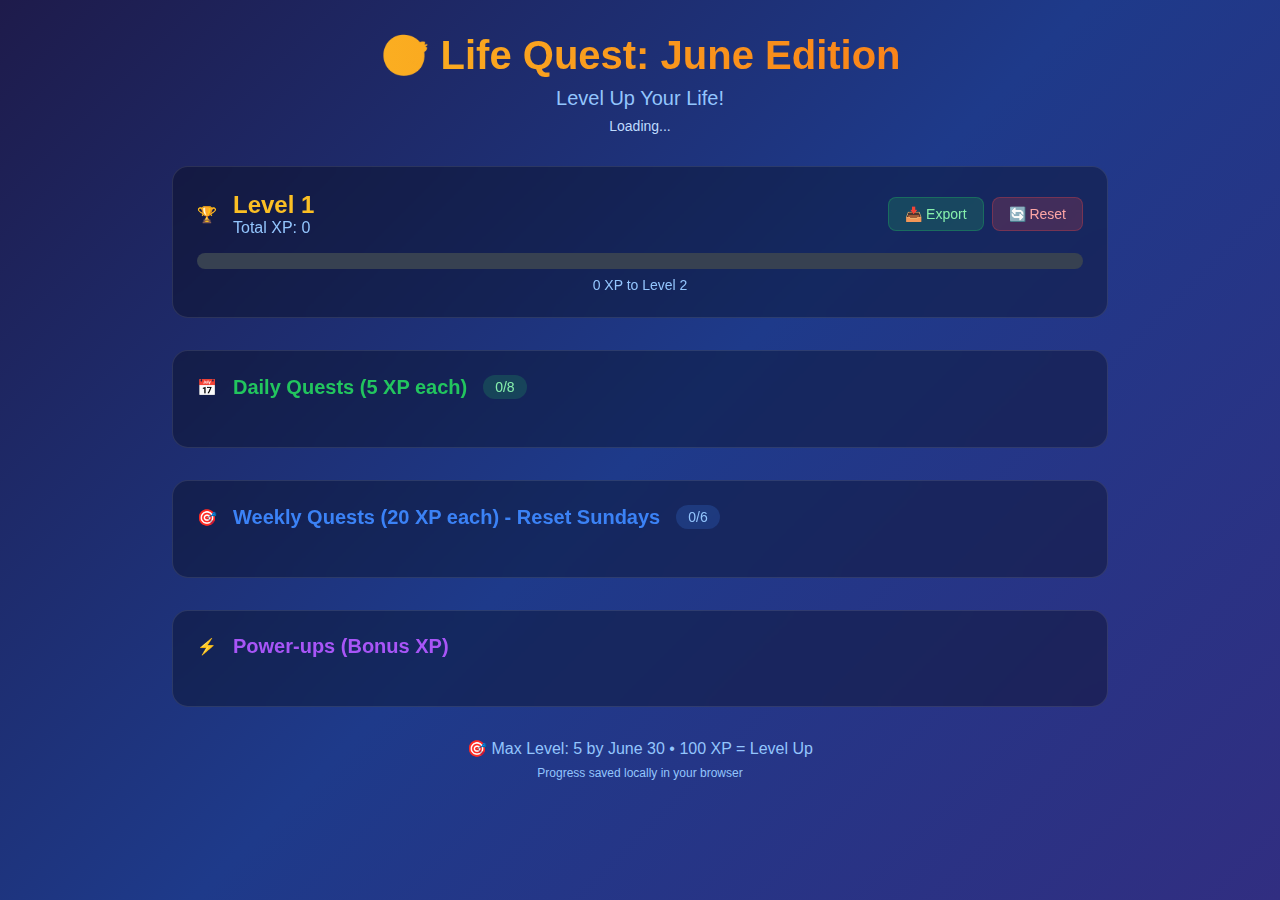
<file: index.html>
<!DOCTYPE html>
<html lang="en">
<head>
    <meta charset="UTF-8">
    <meta name="viewport" content="width=device-width, initial-scale=1.0">
    <title>Life Quest: June Edition</title>
    <link rel="stylesheet" href="style.css">
</head>
<body>
    <div class="container">
        <!-- Authentication Forms (initially hidden) -->
        <div id="authForms" class="card" style="display: none;">
            <h2>Login / Register</h2>
            <div id="loginForm">
                <h3>Login</h3>
                <input type="text" id="loginUsername" placeholder="Username">
                <input type="password" id="loginPassword" placeholder="Password">
                <button id="loginBtn">Login</button>
                <p>Don't have an account? <span class="link" onclick="showRegister()">Register here</span></p>
            </div>
            <div id="registerForm" style="display: none;">
                <h3>Register</h3>
                <input type="text" id="registerUsername" placeholder="Username">
                <input type="password" id="registerPassword" placeholder="Password">
                <button id="registerBtn">Register</button>
                <p>Already have an account? <span class="link" onclick="showLogin()">Login here</span></p>
            </div>
            <p id="authMessage" style="color: red;"></p>
        </div>

        <!-- Main App Content (initially hidden) -->
        <!-- Header -->
        <div class="header">
            <h1 class="title">🎯 Life Quest: June Edition</h1>
            <p class="subtitle">Level Up Your Life!</p>
            <p class="days-left" id="daysLeft">Loading...</p>
        </div>

        <!-- Level and XP Display -->
        <div class="card">
            <div class="level-section">
                <div class="level-info">
                    <span>🏆</span>
                    <div>
                        <div class="level-number" id="levelDisplay">Level 1</div>
                        <div class="xp-info" id="xpDisplay">Total XP: 0</div>
                    </div>
                </div>
                <div style="display: flex; gap: 0.5rem;">
                    <button class="btn btn-success" onclick="exportProgress()">📥 Export</button>
                    <button class="btn btn-danger" onclick="resetProgress()">🔄 Reset</button>
                </div>
            </div>

            <div class="progress-bar">
                <div class="progress-fill" id="progressBar" style="width: 0%"></div>
            </div>
            <p id="progressText" style="text-align: center; font-size: 0.875rem; color: #93c5fd;">0 XP to Level 2</p>
        </div>

        <!-- Daily Quests -->
        <div class="card">
            <div class="section-header">
                <span>📅</span>
                <h3 class="section-title" style="color: #22c55e;">Daily Quests (5 XP each)</h3>
                <span class="counter" id="dailyCounter">0/8</span>
            </div>

            <div class="quest-grid" id="dailyQuests">
                <!-- Daily quests will be populated by JavaScript -->
            </div>
        </div>

        <!-- Weekly Quests -->
        <div class="card">
            <div class="section-header">
                <span>🎯</span>
                <h3 class="section-title" style="color: #3b82f6;">Weekly Quests (20 XP each) - Reset Sundays</h3>
                <span class="counter weekly" id="weeklyCounter">0/6</span>
            </div>

            <div class="quest-grid" id="weeklyQuests">
                <!-- Weekly quests will be populated by JavaScript -->
            </div>
        </div>

        <!-- Power-ups -->
        <div class="card">
            <div class="section-header">
                <span>⚡</span>
                <h3 class="section-title" style="color: #a855f7;">Power-ups (Bonus XP)</h3>
            </div>

            <div class="powerup-grid" id="powerUps">
                <!-- Power-ups will be populated by JavaScript -->
            </div>
        </div>

        <!-- Footer -->
        <div class="footer">
            <p>🎯 Max Level: 5 by June 30 • 100 XP = Level Up</p>
            <p style="font-size: 0.75rem; margin-top: 0.5rem;">Progress saved locally in your browser</p>
        </div>
    </div>

    <!-- Level Up Modal -->
    <div class="level-up-modal hidden" id="levelUpModal">
        <div class="level-up-content">
            <div style="font-size: 4rem; margin-bottom: 1rem;">🏆</div>
            <h2 style="font-size: 2.5rem; font-weight: bold; margin-bottom: 0.5rem;">LEVEL UP!</h2>
            <p style="font-size: 1.25rem;" id="levelUpText">You're now Level 2!</p>
        </div>
    </div>

    <script src="script.js"></script>
</body>
</html>
</file>
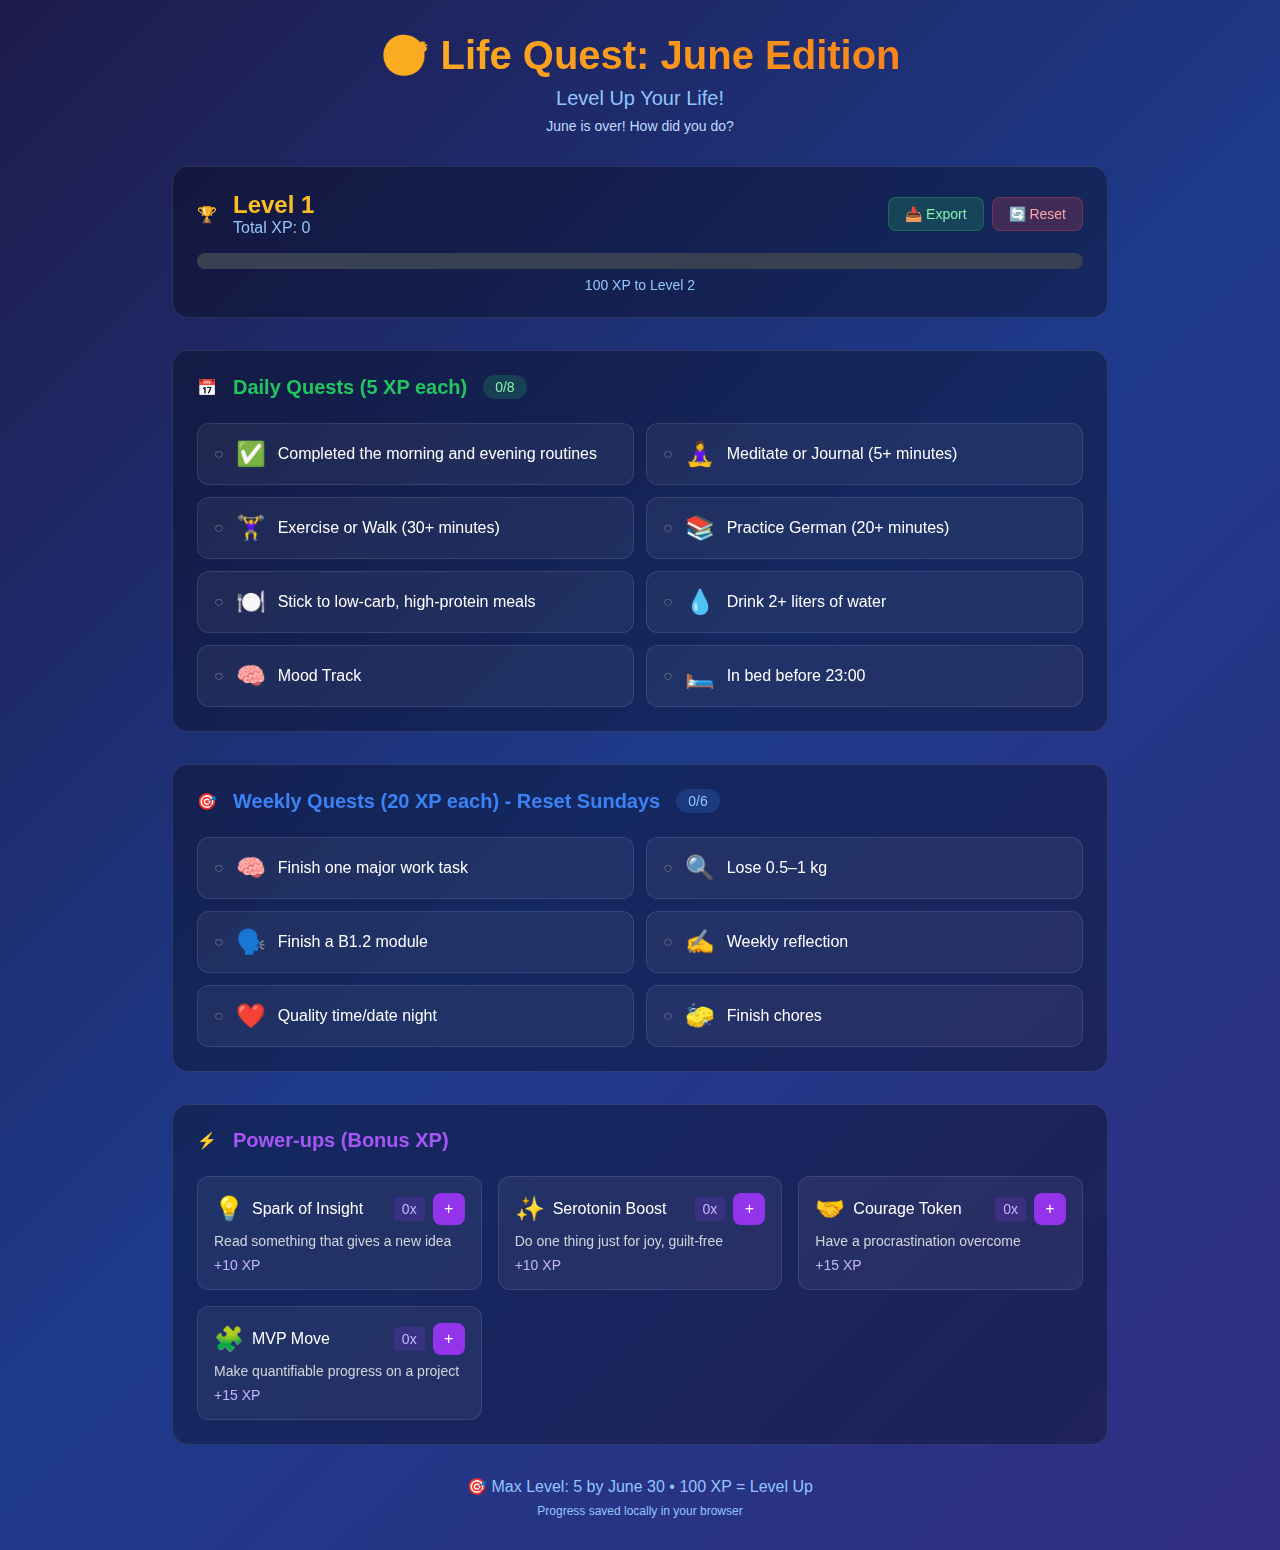
<file: life-quest-june.html>
<!DOCTYPE html>
<html lang="en">
<head>
    <meta charset="UTF-8">
    <meta name="viewport" content="width=device-width, initial-scale=1.0">
    <title>Life Quest: June Edition</title>
    <style>
        * {
            margin: 0;
            padding: 0;
            box-sizing: border-box;
        }
        
        body {
            font-family: -apple-system, BlinkMacSystemFont, 'Segoe UI', Roboto, Oxygen, Ubuntu, Cantarell, sans-serif;
            background: linear-gradient(135deg, #1e1b4b 0%, #1e3a8a 50%, #312e81 100%);
            color: white;
            min-height: 100vh;
        }
        
        .container {
            max-width: 1000px;
            margin: 0 auto;
            padding: 2rem;
        }
        
        .header {
            text-align: center;
            margin-bottom: 2rem;
        }
        
        .title {
            font-size: 2.5rem;
            font-weight: bold;
            background: linear-gradient(to right, #fbbf24, #f97316);
            -webkit-background-clip: text;
            -webkit-text-fill-color: transparent;
            background-clip: text;
            margin-bottom: 0.5rem;
        }
        
        .subtitle {
            font-size: 1.25rem;
            color: #93c5fd;
        }
        
        .days-left {
            font-size: 0.875rem;
            color: #bfdbfe;
            margin-top: 0.5rem;
        }
        
        .card {
            background: rgba(0, 0, 0, 0.3);
            backdrop-filter: blur(10px);
            border-radius: 1rem;
            padding: 1.5rem;
            margin-bottom: 2rem;
            border: 1px solid rgba(255, 255, 255, 0.1);
        }
        
        .level-section {
            display: flex;
            justify-content: space-between;
            align-items: center;
            margin-bottom: 1rem;
        }
        
        .level-info {
            display: flex;
            align-items: center;
            gap: 1rem;
        }
        
        .level-number {
            font-size: 1.5rem;
            font-weight: bold;
            color: #fbbf24;
        }
        
        .xp-info {
            color: #93c5fd;
        }
        
        .progress-bar {
            width: 100%;
            height: 1rem;
            background: #374151;
            border-radius: 0.5rem;
            overflow: hidden;
            margin-bottom: 0.5rem;
        }
        
        .progress-fill {
            height: 100%;
            background: linear-gradient(to right, #fbbf24, #f97316);
            transition: width 0.5s ease;
        }
        
        .section-header {
            display: flex;
            align-items: center;
            gap: 1rem;
            margin-bottom: 1.5rem;
        }
        
        .section-title {
            font-size: 1.25rem;
            font-weight: 600;
        }
        
        .counter {
            background: rgba(34, 197, 94, 0.2);
            color: #86efac;
            padding: 0.25rem 0.75rem;
            border-radius: 9999px;
            font-size: 0.875rem;
        }
        
        .counter.weekly {
            background: rgba(59, 130, 246, 0.2);
            color: #93c5fd;
        }
        
        .quest-grid {
            display: grid;
            grid-template-columns: repeat(auto-fit, minmax(300px, 1fr));
            gap: 0.75rem;
        }
        
        .quest-item {
            display: flex;
            align-items: center;
            gap: 0.75rem;
            padding: 1rem;
            border-radius: 0.75rem;
            border: 1px solid rgba(255, 255, 255, 0.1);
            background: rgba(255, 255, 255, 0.05);
            cursor: pointer;
            transition: all 0.3s ease;
        }
        
        .quest-item:hover {
            background: rgba(255, 255, 255, 0.1);
        }
        
        .quest-item.completed {
            background: rgba(34, 197, 94, 0.2);
            border-color: rgba(34, 197, 94, 0.5);
            color: #d1fae5;
        }
        
        .quest-item.weekly.completed {
            background: rgba(59, 130, 246, 0.2);
            border-color: rgba(59, 130, 246, 0.5);
        }
        
        .quest-icon {
            font-size: 1.5rem;
        }
        
        .quest-text {
            flex: 1;
            text-align: left;
        }
        
        .powerup-grid {
            display: grid;
            grid-template-columns: repeat(auto-fit, minmax(250px, 1fr));
            gap: 1rem;
        }
        
        .powerup-item {
            background: rgba(255, 255, 255, 0.05);
            border-radius: 0.75rem;
            padding: 1rem;
            border: 1px solid rgba(255, 255, 255, 0.1);
        }
        
        .powerup-header {
            display: flex;
            justify-content: between;
            align-items: center;
            margin-bottom: 0.5rem;
        }
        
        .powerup-title {
            display: flex;
            align-items: center;
            gap: 0.5rem;
            flex: 1;
        }
        
        .powerup-controls {
            display: flex;
            align-items: center;
            gap: 0.5rem;
        }
        
        .powerup-count {
            background: rgba(147, 51, 234, 0.2);
            color: #c4b5fd;
            padding: 0.25rem 0.5rem;
            border-radius: 0.25rem;
            font-size: 0.875rem;
        }
        
        .btn {
            padding: 0.5rem 1rem;
            border: none;
            border-radius: 0.5rem;
            cursor: pointer;
            transition: all 0.3s ease;
            font-size: 0.875rem;
            display: flex;
            align-items: center;
            gap: 0.5rem;
        }
        
        .btn-primary {
            background: rgba(147, 51, 234, 0.8);
            color: white;
        }
        
        .btn-primary:hover {
            background: rgba(147, 51, 234, 1);
        }
        
        .btn-danger {
            background: rgba(239, 68, 68, 0.2);
            color: #fca5a5;
            border: 1px solid rgba(239, 68, 68, 0.3);
        }
        
        .btn-danger:hover {
            background: rgba(239, 68, 68, 0.3);
        }
        
        .btn-success {
            background: rgba(34, 197, 94, 0.2);
            color: #86efac;
            border: 1px solid rgba(34, 197, 94, 0.3);
        }
        
        .btn-success:hover {
            background: rgba(34, 197, 94, 0.3);
        }
        
        .plus-btn {
            width: 2rem;
            height: 2rem;
            background: #9333ea;
            color: white;
            border: none;
            border-radius: 0.5rem;
            cursor: pointer;
            display: flex;
            align-items: center;
            justify-content: center;
            font-size: 1rem;
            transition: background 0.3s ease;
        }
        
        .plus-btn:hover {
            background: #7c3aed;
        }
        
        .powerup-desc {
            font-size: 0.875rem;
            color: #d1d5db;
            margin-bottom: 0.5rem;
        }
        
        .powerup-xp {
            font-size: 0.875rem;
            font-weight: 500;
            color: #c4b5fd;
        }
        
        .footer {
            text-align: center;
            margin-top: 2rem;
            color: #93c5fd;
        }
        
        .level-up-modal {
            position: fixed;
            top: 0;
            left: 0;
            width: 100%;
            height: 100%;
            background: rgba(0, 0, 0, 0.8);
            display: flex;
            align-items: center;
            justify-content: center;
            z-index: 1000;
        }
        
        .level-up-content {
            background: linear-gradient(to right, #fbbf24, #f97316);
            color: black;
            padding: 2rem;
            border-radius: 1rem;
            text-align: center;
            animation: levelUp 1s ease-out;
        }
        
        @keyframes levelUp {
            0% { transform: scale(0.8); opacity: 0; }
            50% { transform: scale(1.1); }
            100% { transform: scale(1); opacity: 1; }
        }
        
        .hidden {
            display: none;
        }
        
        .check-icon {
            color: #22c55e;
            font-weight: bold;
        }
        
        .unchecked-icon {
            color: #6b7280;
        }
    </style>
</head>
<body>
    <div class="container">
        <!-- Header -->
        <div class="header">
            <h1 class="title">🎯 Life Quest: June Edition</h1>
            <p class="subtitle">Level Up Your Life!</p>
            <p class="days-left" id="daysLeft">Loading...</p>
        </div>

        <!-- Level and XP Display -->
        <div class="card">
            <div class="level-section">
                <div class="level-info">
                    <span>🏆</span>
                    <div>
                        <div class="level-number" id="levelDisplay">Level 1</div>
                        <div class="xp-info" id="xpDisplay">Total XP: 0</div>
                    </div>
                </div>
                <div style="display: flex; gap: 0.5rem;">
                    <button class="btn btn-success" onclick="exportProgress()">📥 Export</button>
                    <button class="btn btn-danger" onclick="resetProgress()">🔄 Reset</button>
                </div>
            </div>
            
            <div class="progress-bar">
                <div class="progress-fill" id="progressBar" style="width: 0%"></div>
            </div>
            <p id="progressText" style="text-align: center; font-size: 0.875rem; color: #93c5fd;">0 XP to Level 2</p>
        </div>

        <!-- Daily Quests -->
        <div class="card">
            <div class="section-header">
                <span>📅</span>
                <h3 class="section-title" style="color: #22c55e;">Daily Quests (5 XP each)</h3>
                <span class="counter" id="dailyCounter">0/8</span>
            </div>
            
            <div class="quest-grid" id="dailyQuests">
                <!-- Daily quests will be populated by JavaScript -->
            </div>
        </div>

        <!-- Weekly Quests -->
        <div class="card">
            <div class="section-header">
                <span>🎯</span>
                <h3 class="section-title" style="color: #3b82f6;">Weekly Quests (20 XP each) - Reset Sundays</h3>
                <span class="counter weekly" id="weeklyCounter">0/6</span>
            </div>
            
            <div class="quest-grid" id="weeklyQuests">
                <!-- Weekly quests will be populated by JavaScript -->
            </div>
        </div>

        <!-- Power-ups -->
        <div class="card">
            <div class="section-header">
                <span>⚡</span>
                <h3 class="section-title" style="color: #a855f7;">Power-ups (Bonus XP)</h3>
            </div>
            
            <div class="powerup-grid" id="powerUps">
                <!-- Power-ups will be populated by JavaScript -->
            </div>
        </div>

        <!-- Footer -->
        <div class="footer">
            <p>🎯 Max Level: 5 by June 30 • 100 XP = Level Up</p>
            <p style="font-size: 0.75rem; margin-top: 0.5rem;">Progress saved locally in your browser</p>
        </div>
    </div>

    <!-- Level Up Modal -->
    <div class="level-up-modal hidden" id="levelUpModal">
        <div class="level-up-content">
            <div style="font-size: 4rem; margin-bottom: 1rem;">🏆</div>
            <h2 style="font-size: 2.5rem; font-weight: bold; margin-bottom: 0.5rem;">LEVEL UP!</h2>
            <p style="font-size: 1.25rem;" id="levelUpText">You're now Level 2!</p>
        </div>
    </div>

    <script>
        // Game data structure
        let gameData = {
            currentXP: 0,
            currentLevel: 1,
            dailyQuests: {
                routine: false,
                meditate: false,
                exercise: false,
                german: false,
                diet: false,
                water: false,
                tracking: false,
                sleep: false
            },
            weeklyQuests: {
                work: false,
                health: false,
                germanWeekly: false,
                reflect: false,
                relationship: false,
                adulting: false
            },
            powerUps: {
                insight: 0,
                serotonin: 0,
                courage: 0,
                mvp: 0
            },
            lastResetDate: new Date().toDateString(),
            lastWeeklyReset: null,
            startDate: new Date().toISOString().split('T')[0]
        };

        // Quest data
        const dailyQuestData = [
            { key: 'routine', label: 'Completed the morning and evening routines', icon: '✅' },
            { key: 'meditate', label: 'Meditate or Journal (5+ minutes)', icon: '🧘‍♀️' },
            { key: 'exercise', label: 'Exercise or Walk (30+ minutes)', icon: '🏋️‍♀️' },
            { key: 'german', label: 'Practice German (20+ minutes)', icon: '📚' },
            { key: 'diet', label: 'Stick to low-carb, high-protein meals', icon: '🍽️' },
            { key: 'water', label: 'Drink 2+ liters of water', icon: '💧' },
            { key: 'tracking', label: 'Mood Track', icon: '🧠' },
            { key: 'sleep', label: 'In bed before 23:00', icon: '🛏️' }
        ];

        const weeklyQuestData = [
            { key: 'work', label: 'Finish one major work task', icon: '🧠' },
            { key: 'health', label: 'Lose 0.5–1 kg', icon: '🔍' },
            { key: 'germanWeekly', label: 'Finish a B1.2 module', icon: '🗣️' },
            { key: 'reflect', label: 'Weekly reflection', icon: '✍️' },
            { key: 'relationship', label: 'Quality time/date night', icon: '❤️' },
            { key: 'adulting', label: 'Finish chores', icon: '🧽' }
        ];

        const powerUpData = [
            { key: 'insight', label: 'Spark of Insight', xp: 10, icon: '💡', desc: 'Read something that gives a new idea' },
            { key: 'serotonin', label: 'Serotonin Boost', xp: 10, icon: '✨', desc: 'Do one thing just for joy, guilt-free' },
            { key: 'courage', label: 'Courage Token', xp: 15, icon: '🤝', desc: 'Have a procrastination overcome' },
            { key: 'mvp', label: 'MVP Move', xp: 15, icon: '🧩', desc: 'Make quantifiable progress on a project' }
        ];

        // Load data from localStorage
        function loadData() {
            const savedData = localStorage.getItem('lifeQuestData');
            if (savedData) {
                gameData = { ...gameData, ...JSON.parse(savedData) };
            }
        }

        // Save data to localStorage
        function saveData() {
            localStorage.setItem('lifeQuestData', JSON.stringify(gameData));
        }

        // Check for daily reset
        function checkDailyReset() {
            const today = new Date().toDateString();
            if (gameData.lastResetDate !== today) {
                gameData.dailyQuests = {
                    routine: false,
                    meditate: false,
                    exercise: false,
                    german: false,
                    diet: false,
                    water: false,
                    tracking: false,
                    sleep: false
                };
                gameData.lastResetDate = today;
                saveData();
            }
        }

        // Check for weekly reset (Sundays)
        function checkWeeklyReset() {
            const today = new Date();
            const lastReset = gameData.lastWeeklyReset ? new Date(gameData.lastWeeklyReset) : new Date(0);
            
            // Check if today is Sunday (0) and we haven't reset this week
            if (today.getDay() === 0 && today.toDateString() !== lastReset.toDateString()) {
                gameData.weeklyQuests = {
                    work: false,
                    health: false,
                    germanWeekly: false,
                    reflect: false,
                    relationship: false,
                    adulting: false
                };
                gameData.lastWeeklyReset = today.toDateString();
                saveData();
            }
        }

        // Update days left counter
        function updateDaysLeft() {
            const now = new Date();
            const juneEnd = new Date(now.getFullYear(), 5, 30); // June 30
            const daysLeft = Math.max(0, Math.ceil((juneEnd - now) / (1000 * 60 * 60 * 24)));
            
            const daysLeftElement = document.getElementById('daysLeft');
            if (daysLeft > 0) {
                daysLeftElement.textContent = `${daysLeft} days left in June`;
            } else {
                daysLeftElement.textContent = 'June is over! How did you do?';
            }
        }

        // Show level up animation
        function showLevelUp(newLevel) {
            const modal = document.getElementById('levelUpModal');
            const text = document.getElementById('levelUpText');
            text.textContent = `You're now Level ${newLevel}!`;
            modal.classList.remove('hidden');
            
            setTimeout(() => {
                modal.classList.add('hidden');
            }, 2000);
        }

        // Update level based on XP
        function updateLevel() {
            const newLevel = Math.min(5, Math.floor(gameData.currentXP / 100) + 1);
            if (newLevel > gameData.currentLevel) {
                gameData.currentLevel = newLevel;
                showLevelUp(newLevel);
            }
        }

        // Update UI displays
        function updateUI() {
            // Update level and XP display
            document.getElementById('levelDisplay').textContent = `Level ${gameData.currentLevel}`;
            document.getElementById('xpDisplay').textContent = `Total XP: ${gameData.currentXP}`;
            
            // Update progress bar
            const progressPercentage = gameData.currentXP % 100;
            document.getElementById('progressBar').style.width = `${progressPercentage}%`;
            
            // Update progress text
            const xpToNext = 100 - progressPercentage;
            const progressText = document.getElementById('progressText');
            if (gameData.currentLevel < 5) {
                progressText.textContent = `${xpToNext} XP to Level ${gameData.currentLevel + 1}`;
            } else {
                progressText.textContent = 'Max Level Reached! 🎉';
            }
            
            // Update counters
            const completedDaily = Object.values(gameData.dailyQuests).filter(Boolean).length;
            const completedWeekly = Object.values(gameData.weeklyQuests).filter(Boolean).length;
            
            document.getElementById('dailyCounter').textContent = `${completedDaily}/8`;
            document.getElementById('weeklyCounter').textContent = `${completedWeekly}/6`;
        }

        // Toggle daily quest
        function toggleDailyQuest(questKey) {
            const newState = !gameData.dailyQuests[questKey];
            gameData.dailyQuests[questKey] = newState;
            gameData.currentXP += newState ? 5 : -5;
            
            updateLevel();
            saveData();
            renderQuests();
            updateUI();
        }

        // Toggle weekly quest
        function toggleWeeklyQuest(questKey) {
            const newState = !gameData.weeklyQuests[questKey];
            gameData.weeklyQuests[questKey] = newState;
            gameData.currentXP += newState ? 20 : -20;
            
            updateLevel();
            saveData();
            renderQuests();
            updateUI();
        }

        // Add power-up
        function addPowerUp(powerUpKey) {
            const powerUp = powerUpData.find(p => p.key === powerUpKey);
            gameData.powerUps[powerUpKey]++;
            gameData.currentXP += powerUp.xp;
            
            updateLevel();
            saveData();
            renderPowerUps();
            updateUI();
        }

        // Render daily and weekly quests
        function renderQuests() {
            // Render daily quests
            const dailyContainer = document.getElementById('dailyQuests');
            dailyContainer.innerHTML = '';
            
            dailyQuestData.forEach(quest => {
                const questElement = document.createElement('div');
                questElement.className = `quest-item ${gameData.dailyQuests[quest.key] ? 'completed' : ''}`;
                questElement.onclick = () => toggleDailyQuest(quest.key);
                
                questElement.innerHTML = `
                    <span class="${gameData.dailyQuests[quest.key] ? 'check-icon' : 'unchecked-icon'}">
                        ${gameData.dailyQuests[quest.key] ? '✓' : '○'}
                    </span>
                    <span class="quest-icon">${quest.icon}</span>
                    <span class="quest-text">${quest.label}</span>
                `;
                
                dailyContainer.appendChild(questElement);
            });
            
            // Render weekly quests
            const weeklyContainer = document.getElementById('weeklyQuests');
            weeklyContainer.innerHTML = '';
            
            weeklyQuestData.forEach(quest => {
                const questElement = document.createElement('div');
                questElement.className = `quest-item weekly ${gameData.weeklyQuests[quest.key] ? 'completed' : ''}`;
                questElement.onclick = () => toggleWeeklyQuest(quest.key);
                
                questElement.innerHTML = `
                    <span class="${gameData.weeklyQuests[quest.key] ? 'check-icon' : 'unchecked-icon'}">
                        ${gameData.weeklyQuests[quest.key] ? '✓' : '○'}
                    </span>
                    <span class="quest-icon">${quest.icon}</span>
                    <span class="quest-text">${quest.label}</span>
                `;
                
                weeklyContainer.appendChild(questElement);
            });
        }

        // Render power-ups
        function renderPowerUps() {
            const container = document.getElementById('powerUps');
            container.innerHTML = '';
            
            powerUpData.forEach(powerUp => {
                const powerUpElement = document.createElement('div');
                powerUpElement.className = 'powerup-item';
                
                powerUpElement.innerHTML = `
                    <div class="powerup-header">
                        <div class="powerup-title">
                            <span style="font-size: 1.5rem;">${powerUp.icon}</span>
                            <span style="font-weight: 500;">${powerUp.label}</span>
                        </div>
                        <div class="powerup-controls">
                            <span class="powerup-count">${gameData.powerUps[powerUp.key]}x</span>
                            <button class="plus-btn" onclick="addPowerUp('${powerUp.key}')">+</button>
                        </div>
                    </div>
                    <p class="powerup-desc">${powerUp.desc}</p>
                    <p class="powerup-xp">+${powerUp.xp} XP</p>
                `;
                
                container.appendChild(powerUpElement);
            });
        }

        // Export progress
        function exportProgress() {
            const dataStr = JSON.stringify(gameData, null, 2);
            const dataBlob = new Blob([dataStr], {type: 'application/json'});
            const url = URL.createObjectURL(dataBlob);
            const link = document.createElement('a');
            link.href = url;
            link.download = `life-quest-progress-${new Date().toISOString().split('T')[0]}.json`;
            link.click();
        }

        // Reset progress
        function resetProgress() {
            if (confirm('Are you sure you want to reset all progress? This cannot be undone.')) {
                gameData = {
                    currentXP: 0,
                    currentLevel: 1,
                    dailyQuests: {
                        routine: false,
                        meditate: false,
                        exercise: false,
                        german: false,
                        diet: false,
                        water: false,
                        tracking: false,
                        sleep: false
                    },
                    weeklyQuests: {
                        work: false,
                        health: false,
                        germanWeekly: false,
                        reflect: false,
                        relationship: false,
                        adulting: false
                    },
                    powerUps: {
                        insight: 0,
                        serotonin: 0,
                        courage: 0,
                        mvp: 0
                    },
                    lastResetDate: new Date().toDateString(),
                    lastWeeklyReset: null,
                    startDate: new Date().toISOString().split('T')[0]
                };
                
                saveData();
                renderQuests();
                renderPowerUps();
                updateUI();
            }
        }

        // Initialize the app
        function init() {
            loadData();
            checkDailyReset();
            checkWeeklyReset();
            updateDaysLeft();
            renderQuests();
            renderPowerUps();
            updateUI();
        }

        // Start the app when page loads
        document.addEventListener('DOMContentLoaded', init);
    </script>
</body>
</html>
</file>
<file: style.css>
* {
    margin: 0;
    padding: 0;
    box-sizing: border-box;
}

body {
    font-family: -apple-system, BlinkMacSystemFont, 'Segoe UI', Roboto, Oxygen, Ubuntu, Cantarell, sans-serif;
    background: linear-gradient(135deg, #1e1b4b 0%, #1e3a8a 50%, #312e81 100%);
    color: white;
    min-height: 100vh;
}

.container {
    max-width: 1000px;
    margin: 0 auto;
    padding: 2rem;
}

.header {
    text-align: center;
    margin-bottom: 2rem;
}

.title {
    font-size: 2.5rem;
    font-weight: bold;
    background: linear-gradient(to right, #fbbf24, #f97316);
    -webkit-background-clip: text;
    -webkit-text-fill-color: transparent;
    background-clip: text;
    margin-bottom: 0.5rem;
}

.subtitle {
    font-size: 1.25rem;
    color: #93c5fd;
}

.days-left {
    font-size: 0.875rem;
    color: #bfdbfe;
    margin-top: 0.5rem;
}

.card {
    background: rgba(0, 0, 0, 0.3);
    backdrop-filter: blur(10px);
    border-radius: 1rem;
    padding: 1.5rem;
    margin-bottom: 2rem;
    border: 1px solid rgba(255, 255, 255, 0.1);
}

.level-section {
    display: flex;
    justify-content: space-between;
    align-items: center;
    margin-bottom: 1rem;
}

.level-info {
    display: flex;
    align-items: center;
    gap: 1rem;
}

.level-number {
    font-size: 1.5rem;
    font-weight: bold;
    color: #fbbf24;
}

.xp-info {
    color: #93c5fd;
}

.progress-bar {
    width: 100%;
    height: 1rem;
    background: #374151;
    border-radius: 0.5rem;
    overflow: hidden;
    margin-bottom: 0.5rem;
}

.progress-fill {
    height: 100%;
    background: linear-gradient(to right, #fbbf24, #f97316);
    transition: width 0.5s ease;
}

.section-header {
    display: flex;
    align-items: center;
    gap: 1rem;
    margin-bottom: 1.5rem;
}

.section-title {
    font-size: 1.25rem;
    font-weight: 600;
}

.counter {
    background: rgba(34, 197, 94, 0.2);
    color: #86efac;
    padding: 0.25rem 0.75rem;
    border-radius: 9999px;
    font-size: 0.875rem;
}

.counter.weekly {
    background: rgba(59, 130, 246, 0.2);
    color: #93c5fd;
}

.quest-grid {
    display: grid;
    grid-template-columns: repeat(auto-fit, minmax(300px, 1fr));
    gap: 0.75rem;
}

.quest-item {
    display: flex;
    align-items: center;
    gap: 0.75rem;
    padding: 1rem;
    border-radius: 0.75rem;
    border: 1px solid rgba(255, 255, 255, 0.1);
    background: rgba(255, 255, 255, 0.05);
    cursor: pointer;
    transition: all 0.3s ease;
}

.quest-item:hover {
    background: rgba(255, 255, 255, 0.1);
}

.quest-item.completed {
    background: rgba(34, 197, 94, 0.2);
    border-color: rgba(34, 197, 94, 0.5);
    color: #d1fae5;
}

.quest-item.weekly.completed {
    background: rgba(59, 130, 246, 0.2);
    border-color: rgba(59, 130, 246, 0.5);
}

.quest-icon {
    font-size: 1.5rem;
}

.quest-text {
    flex: 1;
    text-align: left;
}

.powerup-grid {
    display: grid;
    grid-template-columns: repeat(auto-fit, minmax(250px, 1fr));
    gap: 1rem;
}

.powerup-item {
    background: rgba(255, 255, 255, 0.05);
    border-radius: 0.75rem;
    padding: 1rem;
    border: 1px solid rgba(255, 255, 255, 0.1);
}

.powerup-header {
    display: flex;
    justify-content: between;
    align-items: center;
    margin-bottom: 0.5rem;
}

.powerup-title {
    display: flex;
    align-items: center;
    gap: 0.5rem;
    flex: 1;
}

.powerup-controls {
    display: flex;
    align-items: center;
    gap: 0.5rem;
}

.powerup-count {
    background: rgba(147, 51, 234, 0.2);
    color: #c4b5fd;
    padding: 0.25rem 0.5rem;
    border-radius: 0.25rem;
    font-size: 0.875rem;
}

.btn {
    padding: 0.5rem 1rem;
    border: none;
    border-radius: 0.5rem;
    cursor: pointer;
    transition: all 0.3s ease;
    font-size: 0.875rem;
    display: flex;
    align-items: center;
    gap: 0.5rem;
}

.btn-primary {
    background: rgba(147, 51, 234, 0.8);
    color: white;
}

.btn-primary:hover {
    background: rgba(147, 51, 234, 1);
}

.btn-danger {
    background: rgba(239, 68, 68, 0.2);
    color: #fca5a5;
    border: 1px solid rgba(239, 68, 68, 0.3);
}

.btn-danger:hover {
    background: rgba(239, 68, 68, 0.3);
}

.btn-success {
    background: rgba(34, 197, 94, 0.2);
    color: #86efac;
    border: 1px solid rgba(34, 197, 94, 0.3);
}

.btn-success:hover {
    background: rgba(34, 197, 94, 0.3);
}

.plus-btn {
    width: 2rem;
    height: 2rem;
    background: #9333ea;
    color: white;
    border: none;
    border-radius: 0.5rem;
    cursor: pointer;
    display: flex;
    align-items: center;
    justify-content: center;
    font-size: 1rem;
    transition: background 0.3s ease;
}

.plus-btn:hover {
    background: #7c3aed;
}

.powerup-desc {
    font-size: 0.875rem;
    color: #d1d5db;
    margin-bottom: 0.5rem;
}

.powerup-xp {
    font-size: 0.875rem;
    font-weight: 500;
    color: #c4b5fd;
}

.footer {
    text-align: center;
    margin-top: 2rem;
    color: #93c5fd;
}

.level-up-modal {
    position: fixed;
    top: 0;
    left: 0;
    width: 100%;
    height: 100%;
    background: rgba(0, 0, 0, 0.8);
    display: flex;
    align-items: center;
    justify-content: center;
    z-index: 1000;
}

.level-up-content {
    background: linear-gradient(to right, #fbbf24, #f97316);
    color: black;
    padding: 2rem;
    border-radius: 1rem;
    text-align: center;
    animation: levelUp 1s ease-out;
}

@keyframes levelUp {
    0% { transform: scale(0.8); opacity: 0; }
    50% { transform: scale(1.1); }
    100% { transform: scale(1); opacity: 1; }
}

.hidden {
    display: none;
}

.check-icon {
    color: #22c55e;
    font-weight: bold;
}

.unchecked-icon {
    color: #6b7280;
}
</file>
